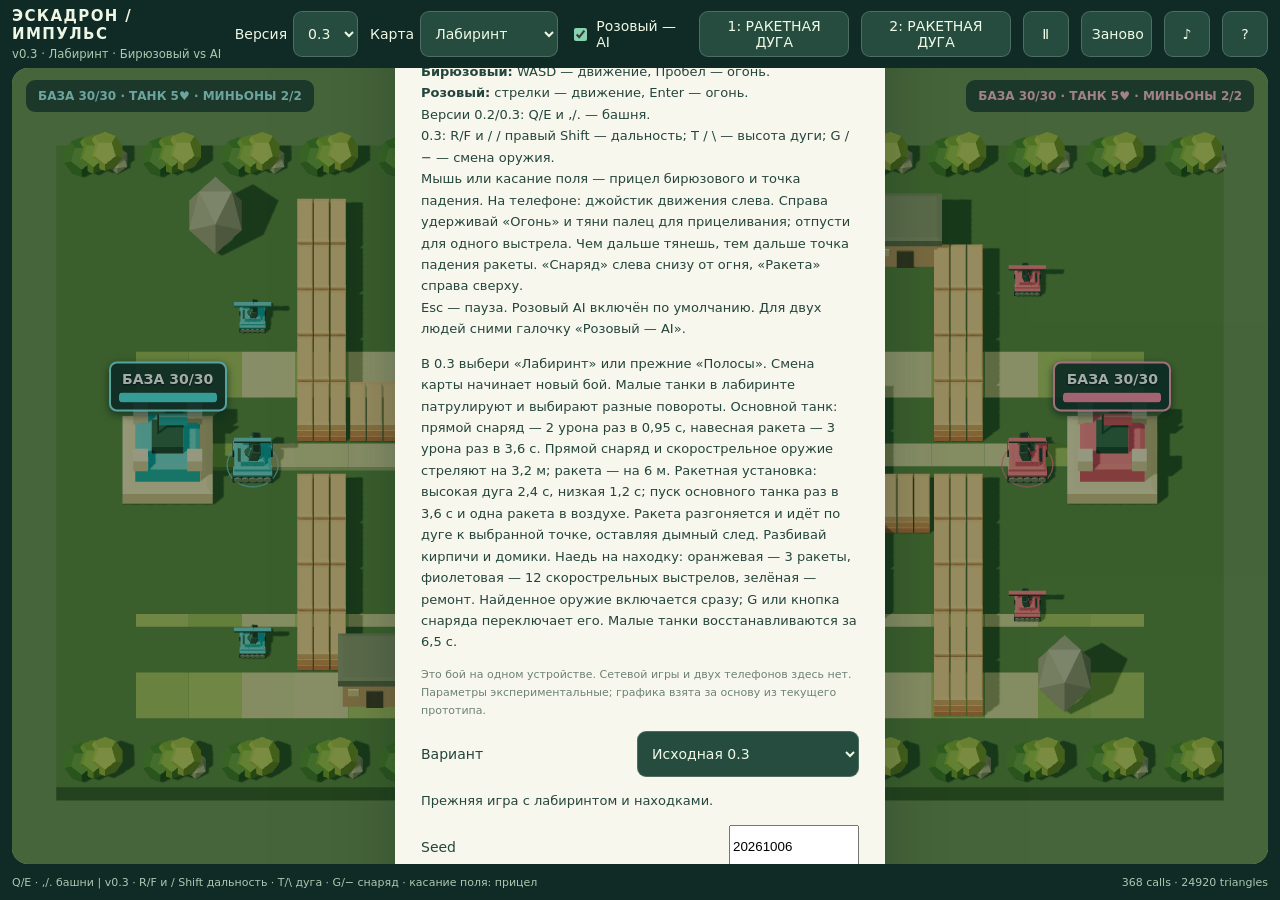
<file: index.html>
<!doctype html><html lang="ru"><head><meta charset="utf-8"><meta name="viewport" content="width=device-width,initial-scale=1,viewport-fit=cover"><title>Танчики · Эскадрон × Баллистика × Импульс</title><link rel="icon" href="data:,"><link rel="stylesheet" href="hybrid.css?v=20261008-t040-1"></head>
<body><main>
<header><div><strong>ЭСКАДРОН / ИМПУЛЬС</strong><small id="rules">Локальный эксперимент · v0.1</small></div><label>Версия <select id="version"><option>0.1</option></select></label><label>Карта <select id="map"><option value="maze">Лабиринт</option><option value="lanes">Полосы</option><option value="study-lanes-v1">Два пути</option><option value="abc-forts-v1">Крепости</option><option value="abc-crossroads-v1">Перекрёсток</option></select></label><label class="bot-label"><input id="bot" type="checkbox"> Розовый — AI</label><button id="ammo0" class="ammo-key" aria-label="Снаряд бирюзового">1: НАВЕСНОЙ</button><button id="ammo1" class="ammo-key" aria-label="Снаряд розового">2: НАВЕСНОЙ</button><button id="pause" aria-label="Пауза">Ⅱ</button><button id="reset">Заново</button><button id="sound" aria-pressed="false" aria-label="Включить звук">♪</button><button id="help" aria-label="Показать управление">?</button></header>
<section id="viewport" tabindex="0" aria-label="Арена двух игроков"><div class="scoreboard"><span id="blueScore"></span><span id="status"></span><span id="pinkScore"></span></div><div id="baseHealth0" class="base-health blue" role="meter" aria-label="Жизнь бирюзовой базы" aria-valuemin="0" aria-valuemax="30" aria-valuenow="30"><span id="baseLabel0">БАЗА 30/30</span><div class="health-track"><i id="baseFill0"></i></div></div><div id="baseHealth1" class="base-health pink" role="meter" aria-label="Жизнь розовой базы" aria-valuemin="0" aria-valuemax="30" aria-valuenow="30"><span id="baseLabel1">БАЗА 30/30</span><div class="health-track"><i id="baseFill1"></i></div></div><div id="overlay"><div class="card"><div class="eyebrow">ОДИН ТАНК · ДВА ПОМОЩНИКА · ОДНА БАЗА</div><h1 id="title">Прикрой свою базу.</h1><p id="message">Миньоны идут двумя маршрутами. Если их пропустить, они уничтожат базу. Твой танк возвращается после гибели; бой заканчивается только разрушением базы.</p><div id="instructions"><p><b>Бирюзовый:</b> WASD — движение, Пробел — огонь.<br><b>Розовый:</b> стрелки — движение, Enter — огонь.<br>Версии 0.2/0.3: Q/E и ,/. — башня.<br>0.3: R/F и / / правый Shift — дальность; T / \ — высота дуги; G / − — смена оружия.<br>Мышь или касание поля — прицел бирюзового и точка падения. На телефоне: джойстик движения слева. Справа удерживай «Огонь» и тяни палец для прицеливания; отпусти для одного выстрела. Чем дальше тянешь, тем дальше точка падения ракеты. «Снаряд» слева снизу от огня, «Ракета» справа сверху.<br>Esc — пауза. Розовый AI включён по умолчанию. Для двух людей сними галочку «Розовый — AI».</p><p>В 0.3 выбери «Лабиринт» или прежние «Полосы». Смена карты начинает новый бой. Малые танки в лабиринте патрулируют и выбирают разные повороты. Основной танк: прямой снаряд — 2 урона раз в 0,95 с, навесная ракета — 3 урона раз в 3,6 с. Прямой снаряд и скорострельное оружие стреляют на 3,2 м; ракета — на 6 м. Ракетная установка: высокая дуга 2,4 с, низкая 1,2 с; пуск основного танка раз в 3,6 с и одна ракета в воздухе. Ракета разгоняется и идёт по дуге к выбранной точке, оставляя дымный след. Разбивай кирпичи и домики. Наедь на находку: оранжевая — 3 ракеты, фиолетовая — 12 скорострельных выстрелов, зелёная — ремонт. Найденное оружие включается сразу; G или кнопка снаряда переключает его. Малые танки восстанавливаются за 6,5 с.</p><p class="note">Это бой на одном устройстве. Сетевой игры и двух телефонов здесь нет. Параметры экспериментальные; графика взята за основу из текущего прототипа.</p></div><div id="defenseInfo" hidden>По два ДОТа защищают базу. Уничтожь любой один — щит базы отключится. Заходи вместе с миньонами: ДОТ стреляет по ближайшему врагу; попадание в защищающегося главного танка вызывает ответный огонь.</div><div id="experimentSetup"><label>Вариант <select id="experiment"><option value="combined">ABC — Все механики</option><option value="legacy">Исходная 0.3</option><option value="control">L0 — Общая основа</option><option value="orders">B — Приказ миньонам</option><option value="supply">C — Ресурсы на поле</option><option value="armor">A — Фронтальная броня</option></select></label><p id="experimentInfo"></p><p id="setupError" role="alert"></p><button id="use03" hidden>Перейти на 0.3</button><label>Seed <input id="seed" inputmode="numeric" value="20261006"></label></div><div id="results" hidden><p id="resultText"></p><button id="compare">Сравнить с L0</button><label>Удовольствие (1–7) <input id="fun" type="number" min="1" max="7"></label><label>Понятность (1–7) <input id="clarity" type="number" min="1" max="7"></label><label>Контроль (1–7) <input id="controlRating" type="number" min="1" max="7"></label><label>Что попробовать иначе <input id="feedbackNote" maxlength="500"></label></div><button id="exportRuns">Сохранить результаты</button><button id="clearRuns">Очистить журнал</button><p id="storageStatus"></p><textarea id="exportPreview" aria-label="Экспорт результатов JSON" readonly hidden></textarea><button id="play" class="primary">Начать бой</button></div></div>
<div id="outpostLabel0" class="outpost-label" hidden></div><div id="outpostLabel1" class="outpost-label" hidden></div><div id="outpostLabel2" class="outpost-label" hidden></div><div id="outpostLabel3" class="outpost-label" hidden></div><div id="supplyPoint0" class="supply-point" hidden></div><div id="supplyPoint1" class="supply-point" hidden></div><div id="supplyStatus" hidden aria-live="off"></div><div id="ordersPanel" hidden><button id="order0">Маршрут: поровну</button><span id="orderStatus1"></span><button id="order1">Маршрут: поровну</button></div><div id="studyStatus" hidden></div><div id="touch"><button id="moveStick" aria-label="Джойстик движения"><span class="stick-cross"></span><span id="moveKnob"></span><span class="stick-title">ДВИЖЕНИЕ</span></button><div class="fire-cluster"><button id="arc" aria-label="Сменить высоту дуги">ВЫСОКАЯ</button><button id="rocketSelect" aria-label="Выбрать ракеты" aria-pressed="true">РАКЕТА</button><button id="fireButton" data-action="fire" class="fire" aria-label="Прицелиться и выстрелить при отпускании"><span id="fireKnob"></span><span id="fireLabel">ОГОНЬ</span></button><button id="shell" aria-label="Выбрать снаряды" aria-pressed="false">СНАРЯД</button></div></div>
</section><footer><span id="hint"></span><span id="stats"></span></footer>
</main><section id="rotate"><div class="card"><h1>Поверни телефон.</h1><p>Играй горизонтально. После поворота нажми «Продолжить».</p></div></section><script type="module" src="hybrid.js?v=20261008-t040-1"></script></body></html>
</file>
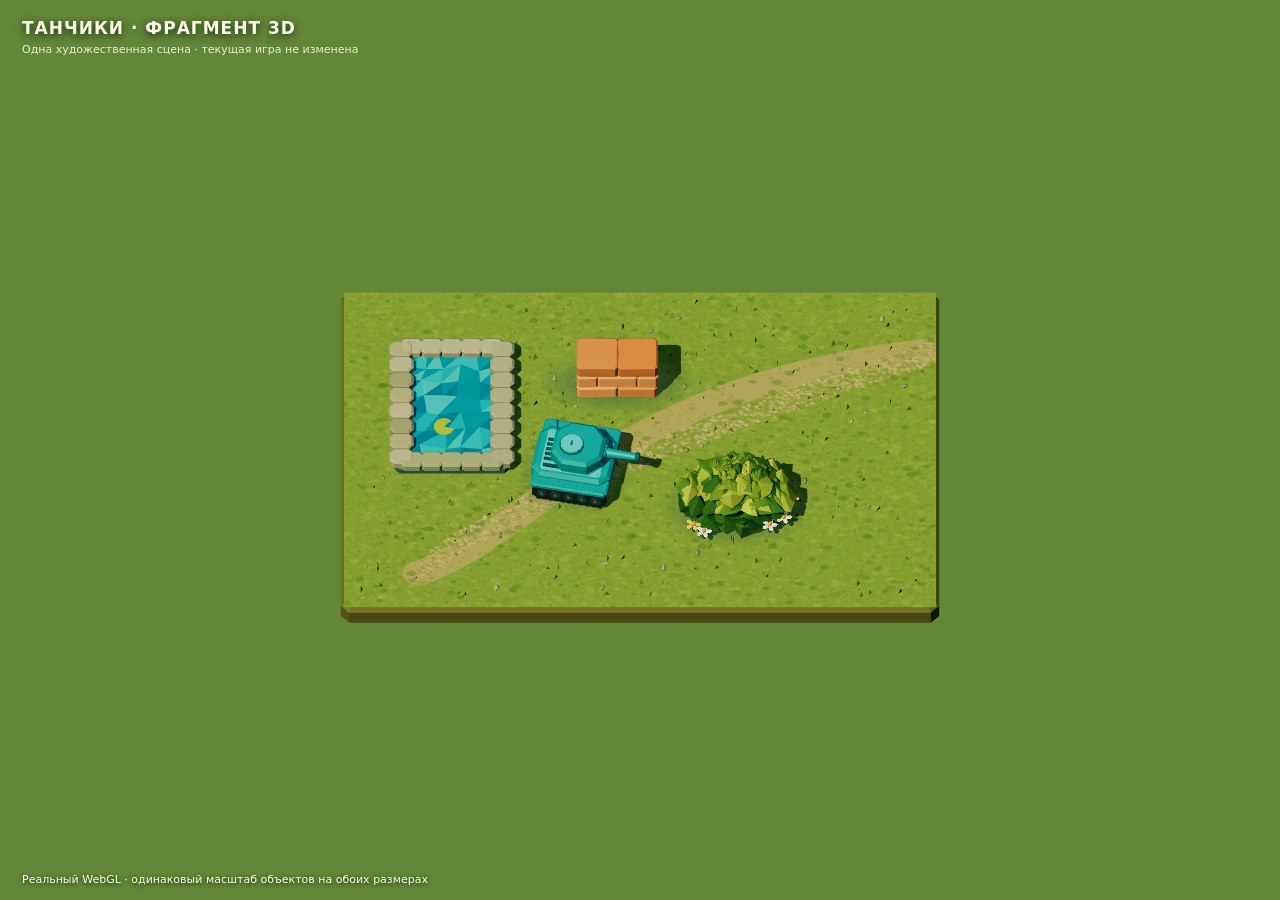
<file: visual-slice.html>
<!doctype html>
<html lang="ru">
<meta charset="utf-8">
<meta name="viewport" content="width=device-width, initial-scale=1">
<title>Танчики — фрагмент 3D</title>
<style>
*{box-sizing:border-box}html,body{margin:0;width:100%;height:100%;overflow:hidden;background:#263d25;color:#fffde6;font:14px system-ui,sans-serif}#scene{display:block;width:100%;height:100%}header{position:absolute;top:18px;left:22px;right:22px;display:flex;align-items:center;justify-content:space-between;gap:15px;pointer-events:none}h1{font-size:17px;letter-spacing:1px;margin:0;text-shadow:0 2px 8px #152418}small{display:block;font-size:11px;color:#e9efd2;margin-top:5px}button{pointer-events:auto;background:#183328dd;border:1px solid #e1e7bc55;border-radius:12px;padding:12px 16px;min-height:44px;color:inherit;font:inherit;cursor:pointer}footer{position:absolute;bottom:14px;left:22px;font-size:11px;text-shadow:0 1px 5px #152418}#compare{position:absolute;inset:75px 18px 48px;background:#213925f5;border:1px solid #f6f4ce44;border-radius:16px;display:none;overflow:auto;padding:18px}#compare.open{display:block}.pair{display:flex;justify-content:center;gap:20px;min-width:730px}.pair figure{margin:0;width:350px}.pair canvas{display:block;width:350px;height:280px;background:#50722a}figcaption{padding:10px 0;font-size:12px}.note{margin:12px auto;max-width:720px;color:#e1e8cf;font-size:12px}#error{position:absolute;inset:40%;color:white} @media(max-height:430px){header{top:8px;left:14px;right:14px}h1{font-size:13px}small{display:none}footer{bottom:7px;left:14px}#compare{inset:60px 10px 30px;padding:10px}}
</style>
<canvas id="scene" aria-label="Живой трёхмерный фрагмент: танк, кирпичная стенка, куст и край воды"></canvas>
<header><div><h1>ТАНЧИКИ · ФРАГМЕНТ 3D</h1><small>Одна художественная сцена · текущая игра не изменена</small></div></header>
<footer id="status">Загрузка 3D…</footer>

<script type="module">
import * as THREE from './vendor/three.module.js';
const canvas=document.querySelector('#scene');
const renderer=new THREE.WebGLRenderer({canvas,antialias:true,powerPreference:'high-performance',preserveDrawingBuffer:true});renderer.setPixelRatio(Math.min(devicePixelRatio,1.5));renderer.outputColorSpace=THREE.SRGBColorSpace;renderer.toneMapping=THREE.ACESFilmicToneMapping;renderer.toneMappingExposure=.98;renderer.shadowMap.enabled=true;renderer.shadowMap.type=THREE.PCFSoftShadowMap;
const scene=new THREE.Scene();scene.background=new THREE.Color(0x628737);
const camera=new THREE.OrthographicCamera(-8,8,5,-5,.1,60);camera.position.set(0,10,7);camera.lookAt(0,0,0);
const sun=new THREE.DirectionalLight(0xffedc1,3.1);sun.position.set(-3.8,8,4.5);sun.castShadow=true;sun.shadow.mapSize.set(2048,2048);Object.assign(sun.shadow.camera,{left:-5,right:5,top:4,bottom:-4,near:1,far:25});sun.shadow.normalBias=.018;sun.shadow.bias=-.00015;sun.shadow.radius=3;scene.add(sun);
scene.add(new THREE.HemisphereLight(0xd9f4ff,0x526b26,.48));const fill=new THREE.DirectionalLight(0xafddea,.27);fill.position.set(5,5,-5);scene.add(fill);
let seed=51015;const rnd=()=>{seed=(seed*1664525+1013904223)>>>0;return seed/4294967296};const between=(a,b)=>a+(b-a)*rnd();
const cache=new Map();function material(color,extra={}){const key=color+JSON.stringify(extra);if(!cache.has(key))cache.set(key,new THREE.MeshStandardMaterial({color,roughness:.78,...extra}));return cache.get(key)}
function add(geo,mat,parent,x,y,z,scale=[1,1,1]){const m=new THREE.Mesh(geo,mat);m.position.set(x,y,z);m.scale.set(...scale);m.castShadow=true;m.receiveShadow=true;parent.add(m);return m}
const boxGeo=new THREE.BoxGeometry(1,1,1),cylGeo=new THREE.CylinderGeometry(1,1,1,12);
function box(parent,x,y,z,w,h,d,color){return add(boxGeo,material(color),parent,x,y,z,[w,h,d])}
// New bevels are actual geometry: broad clipped corners and smaller edge chamfers.
function bevel(w,h,d,b=.035,clip=.055){const s=new THREE.Shape();const x=w/2,z=d/2;for(const [i,p] of [[0,[-x+clip,-z]],[1,[x-clip,-z]],[2,[x,-z+clip]],[3,[x,z-clip]],[4,[x-clip,z]],[5,[-x+clip,z]],[6,[-x,z-clip]],[7,[-x,-z+clip]]])i?s.lineTo(...p):s.moveTo(...p);s.closePath();const g=new THREE.ExtrudeGeometry(s,{depth:h-2*b,bevelEnabled:true,bevelThickness:b,bevelSize:b,bevelSegments:1,steps:1});g.rotateX(Math.PI/2);g.center();return g}
function softTexture(){const c=document.createElement('canvas');c.width=c.height=128;const ctx=c.getContext('2d'),gr=ctx.createRadialGradient(64,64,5,64,64,63);gr.addColorStop(0,'rgba(15,31,19,.8)');gr.addColorStop(.35,'rgba(15,31,19,.48)');gr.addColorStop(1,'rgba(15,31,19,0)');ctx.fillStyle=gr;ctx.fillRect(0,0,128,128);return new THREE.CanvasTexture(c)}
const shadeTexture=softTexture(),shadeGeo=new THREE.PlaneGeometry(1,1);shadeGeo.rotateX(-Math.PI/2);const shadeMat=new THREE.MeshBasicMaterial({map:shadeTexture,transparent:true,depthWrite:false});function shade(x,z,w,d,opacity=1){const m=add(shadeGeo,shadeMat,scene,x,.009,z,[w,1,d]);m.castShadow=false;m.receiveShadow=false;return m}
// Fine, sharp painted flecks and small irregular patches, with no fog or blur layer.
const textureCanvas=document.createElement('canvas');textureCanvas.width=1024;textureCanvas.height=768;const ctx=textureCanvas.getContext('2d');ctx.fillStyle='#7a9a38';ctx.fillRect(0,0,1024,768);
for(let n=0;n<7000;n++){const x=rnd()*1024,y=rnd()*768;ctx.fillStyle=['#6c8d2e','#809f3c','#8faa43','#729437','#99ae50'][n%5];ctx.globalAlpha=.20+ rnd()*.25;ctx.beginPath();ctx.moveTo(x,y);ctx.lineTo(x+between(3,15),y+between(-3,3));ctx.lineTo(x+between(2,11),y+between(3,12));ctx.lineTo(x-2,y+5);ctx.fill()}
ctx.globalAlpha=1;ctx.lineCap='round';ctx.lineJoin='round';ctx.strokeStyle='#a69f62';ctx.lineWidth=58;ctx.beginPath();ctx.moveTo(130,685);ctx.bezierCurveTo(330,585,470,220,1024,140);ctx.stroke();
for(let n=0;n<17000;n++){const x=rnd()*1024,y=rnd()*768;ctx.fillStyle=n%3?'#b3b253':'#486f29';ctx.globalAlpha=between(.18,.45);ctx.fillRect(x,y,between(1,3),between(1,4))}ctx.globalAlpha=1;
// Low-contrast dirt chips follow the same winding path rather than a broad blurred stripe.
for(let n=0;n<1900;n++){const t=rnd(),x=130+t*894,y=685-Math.pow(t,.75)*545+between(-28,28);ctx.fillStyle=['#b3aa6a','#bdb37b','#8e9255','#99985c'][n%4];ctx.beginPath();ctx.moveTo(x,y);ctx.lineTo(x+between(2,6),y+2);ctx.lineTo(x+4,y+between(4,8));ctx.lineTo(x-2,y+4);ctx.fill()}
for(let n=0;n<1350;n++){const x=rnd()*1024,y=rnd()*768;ctx.globalAlpha=.32;ctx.fillStyle=['#426c24','#647f28','#9bb344','#749232'][n%4];const r=between(3,11);ctx.beginPath();for(let k=0;k<5;k++){const a=k*Math.PI*2/5;const px=x+Math.cos(a)*r*(.8+rnd()*.3),py=y+Math.sin(a)*r*.7;k?ctx.lineTo(px,py):ctx.moveTo(px,py)}ctx.closePath();ctx.fill()}ctx.globalAlpha=1;
const groundTexture=new THREE.CanvasTexture(textureCanvas);groundTexture.colorSpace=THREE.SRGBColorSpace;groundTexture.anisotropy=renderer.capabilities.getMaxAnisotropy();const groundMat=new THREE.MeshStandardMaterial({map:groundTexture,color:0xffffff,roughness:1});
const earth=add(bevel(7.4,.3,4.8,.04,.08),material(0x6b6f35),scene,0,-.17,0);const groundGeo=new THREE.PlaneGeometry(7.4,4.8);groundGeo.rotateX(-Math.PI/2);const ground=add(groundGeo,groundMat,scene,0,.004,0);ground.castShadow=false;
// Tank: layered angled armour, a recognisable track belt, hubs, fenders and an open muzzle.
const tank=new THREE.Group();tank.position.set(-.8,0,.35);tank.rotation.y=1.38;scene.add(tank);shade(-.8,.35,1.5,1.35);
const turquoise=material(0x21b7c4,{roughness:.28,metalness:.2}),edge=material(0x44d3d8,{roughness:.43}),darkTeal=material(0x087780),rubber=material(0x203838),wheelMat=material(0x285352),rimMat=material(0x448f89,{metalness:.2});
const trackShape=new THREE.Shape();trackShape.moveTo(-.38,-.12);trackShape.lineTo(.38,-.12);trackShape.lineTo(.46,-.06);trackShape.lineTo(.46,.07);trackShape.lineTo(.37,.14);trackShape.lineTo(-.36,.14);trackShape.lineTo(-.46,.07);trackShape.lineTo(-.46,-.05);trackShape.closePath();const trackGeo=new THREE.ExtrudeGeometry(trackShape,{depth:.18,bevelEnabled:true,bevelThickness:.007,bevelSize:.006,bevelSegments:1,steps:1});trackGeo.rotateY(Math.PI/2);trackGeo.center();
const fenderGeo=bevel(.22,.075,.94,.018,.03),hullGeo=bevel(.68,.26,.91,.045,.09),turretGeo=bevel(.56,.24,.56,.042,.14);
for(const side of [-1,1]){add(trackGeo,rubber,tank,side*.39,.16,0);for(let j=-2;j<=2;j++){const w=add(cylGeo,wheelMat,tank,side*.487,.16,j*.17,[.065,.018,.065]);w.rotation.z=Math.PI/2;const hub=add(cylGeo,rimMat,tank,side*.50,.16,j*.17,[.023,.009,.023]);hub.rotation.z=Math.PI/2}for(let j=-5;j<=5;j++){box(tank,side*.39,.298,j*.078,.195,.017,.046,0x42645d);box(tank,side*.39,.031,j*.078,.195,.012,.041,0x173031)}add(fenderGeo,turquoise,tank,side*.39,.32,0);box(tank,side*.31,.369,-.27,.06,.02,.20,0x087780)}
add(bevel(.66,.045,.85,.013,.055),darkTeal,tank,0,.17,-.015);add(hullGeo,turquoise,tank,0,.29,-.015);add(bevel(.61,.03,.76,.008,.025),edge,tank,0,.41,-.02);add(bevel(.48,.025,.44,.008,.04),darkTeal,tank,0,.433,.025);add(turretGeo,turquoise,tank,0,.54,.035);
const hatchRing=add(cylGeo,darkTeal,tank,-.045,.667,-.045,[.159,.019,.159]);const hatch=add(cylGeo,edge,tank,-.045,.686,-.045,[.14,.028,.14]);box(tank,-.045,.71,-.045,.063,.018,.025,0x0d828a);
add(bevel(.22,.16,.13,.02,.02),darkTeal,tank,0,.54,.295);add(bevel(.18,.13,.14,.017,.02),turquoise,tank,0,.55,.31);
const barrelGeo=new THREE.CylinderGeometry(.047,.068,.47,12);const barrel=add(barrelGeo,turquoise,tank,0,.55,.545);barrel.rotation.x=Math.PI/2;const muzzle=add(cylGeo,darkTeal,tank,0,.55,.779,[.063,.05,.063]);muzzle.rotation.x=Math.PI/2;const bore=add(cylGeo,material(0x12383d),tank,0,.55,.807,[.044,.002,.044]);bore.rotation.x=Math.PI/2;const muzzleRing=new THREE.RingGeometry(.044,.060,12);add(muzzleRing,edge,tank,0,.55,.809);
for(let j=0;j<5;j++)box(tank,(j-2)*.074,.432,-.30,.036,.022,.16,0x065e63);for(const side of [-1,1]){box(tank,side*.23,.39,.31,.072,.047,.035,0xffe6a0);box(tank,side*.23,.25,-.458,.08,.048,.022,0xd66a40)}box(tank,-.26,.454,-.26,.035,.03,.22,0x065e63);
// A small latch and two deck bolts give depth without crowding the main silhouette.
for(const side of [-1,1]){const bolt=add(cylGeo,rimMat,tank,side*.235,.438,.20,[.019,.012,.019]);}const antenna=add(cylGeo,darkTeal,tank,.23,.59,-.28,[.009,.35,.009]);
// Staggered 2-by-3 courses: separate, slightly unequal clay bricks with visibly chamfered edges.
const wall=new THREE.Group();wall.position.set(-.28,0,-1.02);scene.add(wall);shade(-.28,-1.02,2.1,1.0);
const bricks=[0xe08b50,0xe89557,0xdb8148,0xf0a469,0xd8884d];const brickGeos=[bevel(.48,.21,.43,.022,.025),bevel(.46,.205,.43,.021,.023),bevel(.23,.21,.43,.018,.02)];
for(let row=0;row<3;row++){const pieces=row%2?[[-.375,2],[0,0],[.375,2]]:[[-.25,0],[.25,1]];for(const [x,k] of pieces){const brick=add(brickGeos[k],material(bricks[Math.floor(rnd()*bricks.length)]),wall,x,.113+row*.221+between(-.004,.004),between(-.006,.006));brick.rotation.y=between(-.018,.018);brick.rotation.z=between(-.008,.008)}}
// Leaves are broad folded blades, not spheres: asymmetric shoulders and a raised central ridge.
function bladeGeometry(){const border=[[0,0,-.5],[-.25,.015,-.28],[-.45,.02,-.01],[-.24,.025,.32],[0,.035,.5],[.32,.025,.28],[.42,.02,-.07],[.21,.015,-.32]],ridge=[0,.23,-.03],positions=[],colors=[];for(let i=0;i<8;i++){for(const v of [border[i],border[(i+1)%8],ridge])positions.push(...v);const f=[.83,.93,1,.88,.95,1,.87,.91][i];for(let j=0;j<3;j++)colors.push(f,f,f)}const g=new THREE.BufferGeometry();g.setAttribute('position',new THREE.Float32BufferAttribute(positions,3));g.setAttribute('color',new THREE.Float32BufferAttribute(colors,3));g.computeVertexNormals();return g}
const bladeGeo=bladeGeometry(),leafMat=new THREE.MeshStandardMaterial({color:0xffffff,vertexColors:true,side:THREE.DoubleSide,roughness:.8});
const bushX=1.20,bushZ=.85;shade(bushX,bushZ,2.0,1.4);const leafCount=196;const foliage=new THREE.InstancedMesh(bladeGeo,leafMat,leafCount);foliage.castShadow=true;foliage.receiveShadow=true;const dummy=new THREE.Object3D();const leafColors=[0x799e21,0x9fbb2c,0x668d1e,0x3b7628,0x568e30,0xb9cb40];
for(let i=0;i<leafCount;i++){const level=i<68?0:i<138?1:2,angle=rnd()*Math.PI*2,r=Math.sqrt(rnd()),cx=bushX+Math.cos(angle)*r*(level===2?.38:.63),cz=bushZ+Math.sin(angle)*r*(level===2?.26:.41);const y=.13+level*.22+(1-r)*.12;dummy.position.set(cx,y,cz);dummy.rotation.set(between(-.3,.45)+(level===0?.25:0),angle+between(-.6,.6),between(-.35,.35));dummy.scale.set(between(.26,.39),between(.72,1),between(.30,.46));dummy.updateMatrix();foliage.setMatrixAt(i,dummy.matrix);foliage.setColorAt(i,new THREE.Color(level===0?[0x245c22,0x357122,0x467d24][i%3]:leafColors[Math.floor(rnd()*leafColors.length)]))}scene.add(foliage);
// Small stems with five distinct petals and golden centres, nested in foliage edges.
const petalGeo=new THREE.SphereGeometry(1,6,3),flowerGeo=new THREE.IcosahedronGeometry(1,0);for(const [x,z,col] of [[1.8,1.15,0xfff4dc],[1.62,1.26,0xfff9ec],[1.89,.91,0xffbd62],[.67,1.25,0xf4ca55],[.80,1.35,0xffffff]]){const h=between(.15,.25);add(cylGeo,material(0x668237),scene,x,h/2,z,[.012,h,.012]);for(let p=0;p<5;p++){const a=p*Math.PI*2/5;const petal=add(petalGeo,material(col),scene,x+Math.cos(a)*.059,h,z+Math.sin(a)*.059,[.054,.019,.034]);petal.rotation.y=-a}add(flowerGeo,material(0xe8a537),scene,x,h+.018,z,[.032,.026,.032])}
// Water has irregular triangulation, tonal depth and an inset stony bank.
const waterX=-2.35,waterZ=-.58,waterW=1.20,waterD=1.65;const pond=add(bevel(waterW+.18,.13,waterD+.18,.025,.04),material(0x3f7770),scene,waterX,.045,waterZ);
const wp=[],wc=[];const cols=5,rows=7,grid=[];for(let r=0;r<=rows;r++)for(let c=0;c<=cols;c++)grid.push([waterX+(c/cols-.5)*waterW+(c&&c<cols?between(-.06,.06):0),.118,waterZ+(r/rows-.5)*waterD+(r&&r<rows?between(-.06,.06):0)]);const blues=[0x139ebb,0x16b4cc,0x15c2d4,0x1387ab,0x38c9d4,0x0c99b6];for(let r=0;r<rows;r++)for(let c=0;c<cols;c++){const ids=[r*(cols+1)+c,r*(cols+1)+c+1,(r+1)*(cols+1)+c,(r+1)*(cols+1)+c+1];for(const tri of [[ids[0],ids[2],ids[1]],[ids[1],ids[2],ids[3]]]){const col=new THREE.Color(blues[Math.floor(rnd()*blues.length)]);for(const id of tri){wp.push(...grid[id]);wc.push(col.r,col.g,col.b)}}}const waterGeo=new THREE.BufferGeometry();waterGeo.setAttribute('position',new THREE.Float32BufferAttribute(wp,3));waterGeo.setAttribute('color',new THREE.Float32BufferAttribute(wc,3));waterGeo.computeVertexNormals();const waterMesh=add(waterGeo,new THREE.MeshStandardMaterial({color:0xffffff,vertexColors:true,roughness:.28,metalness:.05}),scene,0,0,0);waterMesh.castShadow=false;
const bankGeo=bevel(.25,.14,.18,.026,.04);for(let i=0;i<8;i++){add(bankGeo,material([0xaaaa89,0xb2b293,0x999b7d][i%3]),scene,waterX-waterW/2-.03,.16,waterZ-waterD/2+i*.235);add(bankGeo,material(0xa5aa8c),scene,waterX+waterW/2+.03,.16,waterZ-waterD/2+i*.235)}for(let i=0;i<5;i++){add(bankGeo,material(0xb1b297),scene,waterX-.5+i*.25,.16,waterZ-waterD/2-.04);add(bankGeo,material(0x9ea985),scene,waterX-.5+i*.25,.16,waterZ+waterD/2+.04)}
const lilyShape=new THREE.Shape();lilyShape.moveTo(0,0);for(let i=1;i<=11;i++){const a=.25+i*(Math.PI*2-.5)/11;lilyShape.lineTo(Math.cos(a)*.13,Math.sin(a)*.13)}lilyShape.closePath();const lilyGeo=new THREE.ShapeGeometry(lilyShape);lilyGeo.rotateX(-Math.PI/2);add(lilyGeo,material(0xa3bc2d,{side:THREE.DoubleSide}),scene,waterX-.10,.125,waterZ+.31);
// Scattered small stones and short grass blades give the surface fine physical detail.
const pebbleGeo=new THREE.IcosahedronGeometry(1,0);for(let n=0;n<28;n++){const x=between(-3.3,3.3),z=between(-2.2,2.2);if(x< -1.65&&z<.5)continue;add(pebbleGeo,material(n%2?0x879765:0xa1ab7c),scene,x,.025,z,[between(.015,.05),.026,between(.02,.06)])}
const grassGeo=new THREE.BufferGeometry();grassGeo.setAttribute('position',new THREE.Float32BufferAttribute([-.03,0,0,0,.09,.015,.03,0,0],3));grassGeo.computeVertexNormals();const grass=new THREE.InstancedMesh(grassGeo,material(0x8da63c,{side:THREE.DoubleSide}),450);grass.receiveShadow=true;for(let i=0;i<450;i++){const x=between(-3.55,3.55),z=between(-2.25,2.25);dummy.position.set(x,(x<-1.6&&z<.4)?-.5:.005,z);dummy.rotation.set(0,rnd()*6.28,0);dummy.scale.setScalar(between(.5,1.2));dummy.updateMatrix();grass.setMatrixAt(i,dummy.matrix)}scene.add(grass);
// Batch repeated parts to keep this art test bounded; moving objects are not simulated.
function batch(parent){const buckets=new Map();for(const m of [...parent.children]){if(!m.isMesh||m.isInstancedMesh)continue;const key=m.geometry.uuid+m.material.uuid+m.castShadow+m.receiveShadow;if(!buckets.has(key))buckets.set(key,[]);buckets.get(key).push(m)}for(const list of buckets.values()){if(list.length<2)continue;const first=list[0],inst=new THREE.InstancedMesh(first.geometry,first.material,list.length);inst.castShadow=first.castShadow;inst.receiveShadow=first.receiveShadow;list.forEach((m,i)=>{m.updateMatrix();inst.setMatrixAt(i,m.matrix);parent.remove(m)});parent.add(inst)}}batch(tank);batch(wall);batch(scene);
const samples=[];let last=0;function resize(){const scale=80;camera.left=-innerWidth/(2*scale);camera.right=innerWidth/(2*scale);camera.top=innerHeight/(2*scale);camera.bottom=-innerHeight/(2*scale);camera.updateProjectionMatrix();renderer.setSize(innerWidth,innerHeight)}addEventListener('resize',resize);resize();
function frame(t){const start=performance.now();renderer.render(scene,camera);if(last)samples.push({dt:t-last,cpu:performance.now()-start,calls:renderer.info.render.calls,triangles:renderer.info.render.triangles});last=t;if(samples.length>360)samples.shift();requestAnimationFrame(frame)}requestAnimationFrame(frame);
window.visualSlice={renderer,camera,scene,tank,samples,referenceScale:80,errors:[],cost:()=>({...renderer.info.render,memory:{...renderer.info.memory},pixelRatio:renderer.getPixelRatio()})};document.querySelector('#status').textContent='Реальный WebGL · одинаковый масштаб объектов на обоих размерах';
</script>
</html>
</file>
<file: hybrid.css>
:root{font:14px system-ui,sans-serif;color:#eef6e5;background:#102b25}*{box-sizing:border-box}body{margin:0}main{height:100dvh;max-width:1500px;margin:auto;padding:0 max(12px,env(safe-area-inset-left));display:flex;flex-direction:column}header{min-height:68px;display:flex;gap:12px;align-items:center}header>div{margin-right:auto}header strong{font-size:15px;letter-spacing:1.4px}small{display:block;color:#adc8b0;margin-top:4px}label{display:flex;gap:6px;align-items:center}button,select{font:inherit;min-width:44px;min-height:44px;border:1px solid #ffffff30;background:#254c3e;color:#effae7;border-radius:9px;padding:6px 10px;cursor:pointer}button:hover{background:#37664f}button:focus-visible,select:focus-visible{outline:3px solid #e4ed96}input{accent-color:#87d2b0}#viewport{position:relative;flex:1;min-height:0;outline:none;border-radius:16px;overflow:hidden;background:#a0ba67}canvas{width:100%;height:100%;display:block}.scoreboard{position:absolute;left:14px;right:14px;top:12px;display:flex;justify-content:space-between;align-items:center;gap:10px;pointer-events:none}.scoreboard>span{padding:9px 12px;background:#142f29d9;border-radius:9px;font-weight:700;font-size:12px}#blueScore{color:#a4f0ed}#pinkScore{color:#ffb7c6}#status{color:#eff4b9;text-align:center}#overlay{position:absolute;inset:0;display:flex;align-items:center;justify-content:center;background:#17342966;overflow:auto;padding:16px;z-index:5}.card{width:490px;max-width:100%;background:#f8f7ee;color:#24453c;padding:26px;border-radius:22px;box-shadow:0 14px 60px #0f262450;flex-shrink:0}.eyebrow{font-size:10px;letter-spacing:1.4px;color:#557364}h1{font-size:30px;line-height:1.05;margin:14px 0}.card p{line-height:1.65;font-size:13px}.note{color:#6c8274;font-size:11px!important}.primary{width:100%;background:#285746;font-weight:bold;min-height:48px;font-size:16px}footer{height:36px;display:flex;align-items:center;justify-content:space-between;color:#aec6b3;font-size:11px}#touch{display:none;position:absolute;bottom:10px;left:12px;right:12px;justify-content:space-between;align-items:end;pointer-events:none}#touch button{pointer-events:auto;touch-action:none;user-select:none;background:#193d31c9;border:1px solid #effadb77;width:46px;height:46px;padding:0}.pad{display:grid;grid-template-columns:repeat(3,46px);grid-template-rows:repeat(2,46px);gap:4px}.pad button:first-child{grid-column:2}.pad button:nth-child(2){grid-column:1;grid-row:2}.pad button:nth-child(3){grid-column:2;grid-row:2}.pad button:nth-child(4){grid-column:3;grid-row:2}.aim-buttons{display:grid;grid-template-columns:repeat(3,46px);gap:4px}#touch #arc{width:auto;grid-column:1/4;font-size:10px;height:44px}#touch .fire{background:#bd5262db;width:72px;height:72px;border-radius:50%;font-size:11px}#rotate{display:none}body[data-overlay="true"] #touch{visibility:hidden}body[data-version="0.1"] .aim-buttons{visibility:hidden}body[data-version="0.2"] [data-action="near"],body[data-version="0.2"] [data-action="far"],body[data-version="0.2"] #arc{visibility:hidden}[hidden]{display:none!important}@media(pointer:coarse),(max-width:900px){#touch{display:flex}#viewport{touch-action:none}header{min-height:52px;gap:5px}header strong{font-size:11px}small{font-size:9px}label{font-size:10px}button,select{padding:4px 6px}.bot-label{max-width:95px}footer{height:25px;font-size:9px}.scoreboard>span{font-size:10px;padding:6px}.scoreboard{top:7px;left:7px;right:7px}#stats{display:none}}@media(max-height:500px){#overlay{align-items:flex-start}.card{margin:auto;padding:20px}h1{font-size:26px}.card p{margin:10px 0}header>div{max-width:150px}#touch{bottom:8px}footer{height:23px}}@media(orientation:portrait) and (max-width:900px),(orientation:portrait) and (pointer:coarse){main{visibility:hidden;pointer-events:none}#rotate{position:fixed;inset:0;display:flex;align-items:center;justify-content:center;padding:22px;background:#102b25}}@media(prefers-reduced-motion:reduce){*{scroll-behavior:auto}}

.aim-buttons{grid-template-columns:repeat(2,72px)}.aim-buttons span{grid-column:1/3;font-size:8px;text-align:center;color:#173d2f;background:#eef4dccc;border-radius:4px;padding:4px}#touch .aim-buttons button{width:72px;height:44px;font-size:10px}#touch #arc{grid-column:auto}body[data-version="0.2"] #shell{visibility:hidden}

button,select{min-width:46px;min-height:46px}#touch .aim-buttons button{height:46px}body:not([data-version="0.3"]) .ammo-key{display:none}@media(max-width:900px),(pointer:coarse){.ammo-key{display:none}}

.base-health{position:absolute;transform:translate(-50%,-100%);width:118px;padding:7px 8px;border:2px solid #80eceb;border-radius:8px;background:#082723ed;box-shadow:0 3px 9px #001e1cc0;color:#fff;z-index:2;pointer-events:none;text-align:center;font-size:14px;font-weight:850;line-height:1.25;text-shadow:0 1px 2px #000}.base-health.pink{border-color:#ff96af}.base-health.critical{border-color:#ff685e}.health-track{height:10px;margin-top:4px;background:#041411;border-radius:3px;overflow:hidden}.health-track i{display:block;height:100%;width:100%;background:#49e3de;border-radius:3px}.base-health.pink i{background:#ff84a3}.base-health.destroyed{opacity:.8;font-size:11px}@media(max-width:900px),(pointer:coarse){.base-health{width:108px;font-size:13px;padding:5px 6px}.health-track{height:10px}}

html,body,main,main * ,#rotate,#rotate *{-webkit-user-select:none;user-select:none;-webkit-touch-callout:none}html,body{overscroll-behavior:none}button,canvas{touch-action:none;-webkit-user-drag:none}#touch{align-items:end}#touch #moveStick{position:relative;width:112px;height:112px;border-radius:50%;background:#143f35cc;border:2px solid #cbe4bd88}#moveKnob{position:absolute;left:50%;top:50%;transform:translate(-50%,-50%);width:48px;height:48px;border-radius:50%;background:#6aa58c;border:2px solid #d2ebcb;box-shadow:0 3px 8px #092a26} .stick-cross{position:absolute;inset:22px;border:1px solid #d2ebcb44;border-radius:50%}.stick-title{position:absolute;left:0;right:0;bottom:5px;font-size:8px;pointer-events:none}.fire-cluster{width:200px;height:154px;position:relative;pointer-events:none}#touch .fire-cluster button{position:absolute;pointer-events:auto;font-size:10px;border-radius:10px}#touch .fire-cluster #shell{left:0;bottom:0;width:80px;height:46px}#touch .fire-cluster #rocketSelect{right:0;top:0;width:82px;height:46px}#touch .fire-cluster #arc{left:0;top:0;width:82px;height:46px;font-size:9px}#touch .fire-cluster .fire{right:32px;bottom:18px;width:86px;height:86px;border-radius:50%;overflow:visible;background:#b95369e6}#fireKnob{position:absolute;width:30px;height:30px;left:50%;top:50%;transform:translate(-50%,-50%);border:1px solid #ffd9d7aa;border-radius:50%;background:#ffd9d733;pointer-events:none}#fireLabel{position:relative;font-size:10px;pointer-events:none}.fire-cluster button[aria-pressed="true"]{border:2px solid #e4efac!important;box-shadow:0 0 7px #d7efa855}body[data-version="0.1"] #touch #arc,body[data-version="0.2"] #touch #arc,body:not([data-version="0.3"]) #rocketSelect,body:not([data-version="0.3"]) #shell{visibility:hidden}@media(max-height:350px){#touch #moveStick{width:96px;height:96px}.fire-cluster{height:138px}}

#ordersPanel{position:absolute;left:14px;right:14px;top:52px;display:flex;justify-content:space-between;pointer-events:none}#ordersPanel button{pointer-events:auto;min-height:44px;font-size:11px}#orderStatus1{color:#ffe0e8;background:#17372fcc;padding:8px;border-radius:8px}#studyStatus{position:absolute;left:50%;transform:translateX(-50%);bottom:8px;max-width:38%;font-size:10px;background:#15382fe0;color:#fff;padding:6px;pointer-events:none}#experimentSetup label,#results label{display:flex;justify-content:space-between;gap:8px;margin:8px 0}#experimentSetup input,#results input{width:130px;min-height:44px}#setupError{color:#ae3128}#results button,#exportRuns,#clearRuns{margin:4px 0}.card{max-height:none}#storageStatus{font-size:11px}@media(max-width:900px){header>div{max-width:105px}#ordersPanel{top:42px}#studyStatus{bottom:0;font-size:9px}}

body:not([data-experiment="legacy"]) #instructions p:nth-child(2){display:none}body:not([data-experiment="legacy"]) #instructions{font-size:12px}@media(max-width:900px),(pointer:coarse){#order1{display:none}}

#exportPreview{width:100%;height:140px;user-select:text;-webkit-user-select:text}

body:is([data-experiment="armor"],[data-experiment="combined"]) .scoreboard>span{white-space:pre-line}body:is([data-experiment="armor"],[data-experiment="combined"]) #blueScore,body:is([data-experiment="armor"],[data-experiment="combined"]) #pinkScore{line-height:1.5}

#supplyStatus{position:absolute;left:50%;bottom:32px;transform:translateX(-50%);max-width:70%;padding:5px 9px;border-radius:6px;background:#142e26d9;color:#fff;font-size:12px;pointer-events:none;text-align:center}#supplyStatus[hidden]{display:none}

.supply-point{position:absolute;transform:translate(-50%,-100%);background:#193e32c9;color:#fff;border:1px dashed #b6d2b3;border-radius:6px;padding:4px;font-size:11px;pointer-events:none;white-space:nowrap}.supply-point[data-active=true]{border-style:solid;background:#376239ee}.supply-point[hidden]{display:none}
body[data-experiment="combined"] #ordersPanel{top:70px}@media(max-width:900px){body[data-experiment="combined"] #ordersPanel{top:54px}}

.outpost-label{position:absolute;transform:translate(-50%,-100%);padding:2px 4px;background:#183c32de;color:#fff;border:1px solid #cbd5b7;border-radius:4px;font-size:10px;pointer-events:none;white-space:nowrap}.outpost-label[hidden],#defenseInfo[hidden]{display:none}#defenseInfo{font-size:12px;background:#d5e5b822;padding:8px;border-radius:7px}body[data-experiment="combined"] #ordersPanel{top:91px}@media(max-width:900px){body[data-experiment="combined"] #ordersPanel{top:74px}.outpost-label{font-size:9px}}
</file>
